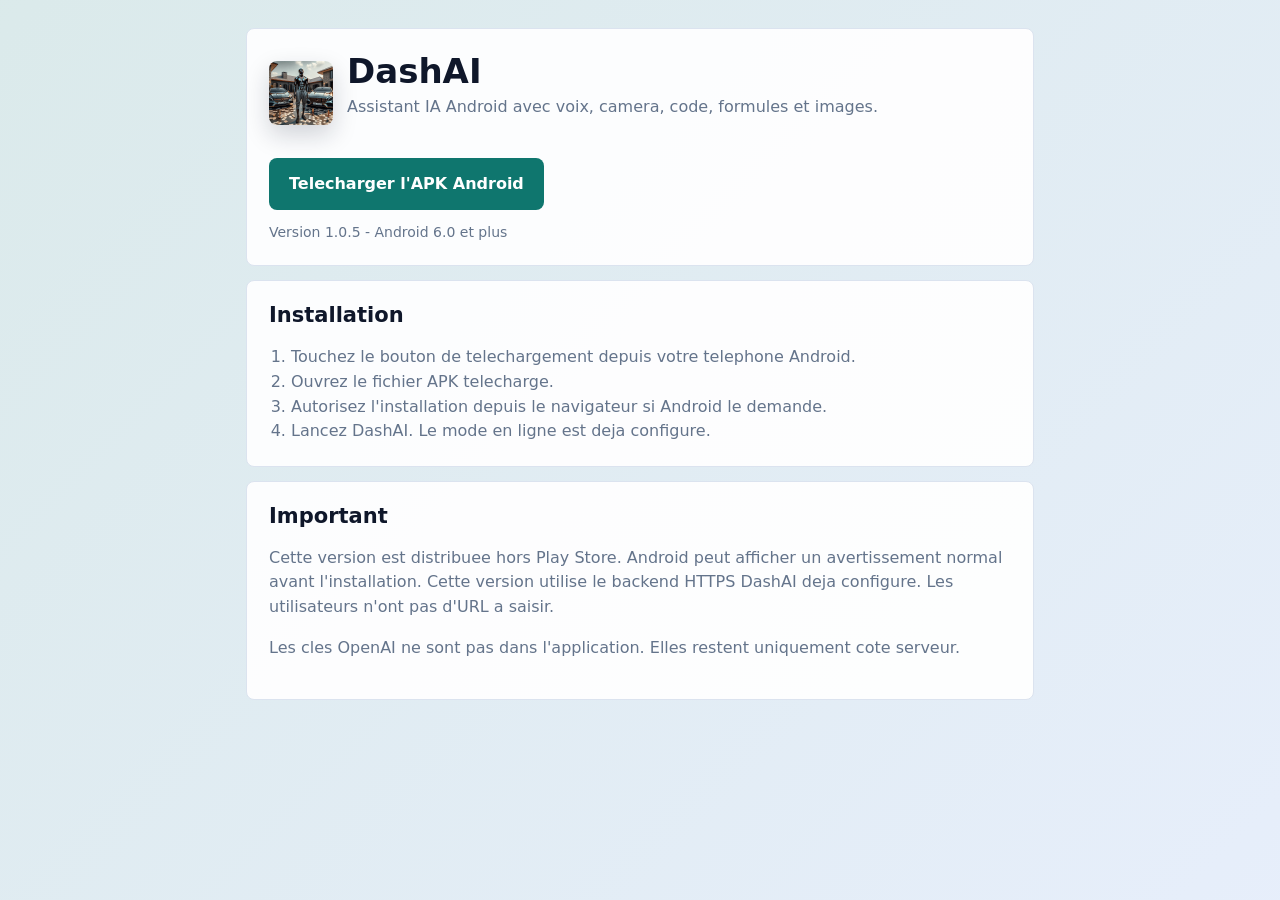
<file: index.html>
<!doctype html>
<html lang="fr">
  <head>
    <meta charset="utf-8">
    <meta name="viewport" content="width=device-width, initial-scale=1">
    <meta name="theme-color" content="#0f172a">
    <title>Telecharger DashAI</title>
    <link rel="icon" href="./dashai-logo.png" type="image/png">
    <link rel="stylesheet" href="./styles.css">
  </head>
  <body>
    <main class="page">
      <section class="hero">
        <div class="brand">
          <img src="./dashai-logo.png" alt="" width="64" height="64">
          <div>
            <h1>DashAI</h1>
            <p>Assistant IA Android avec voix, camera, code, formules et images.</p>
          </div>
        </div>

        <a class="download" href="./dashai-1.0.5.apk" download>
          Telecharger l'APK Android
        </a>

        <p class="version">Version 1.0.5 - Android 6.0 et plus</p>
      </section>

      <section class="panel">
        <h2>Installation</h2>
        <ol>
          <li>Touchez le bouton de telechargement depuis votre telephone Android.</li>
          <li>Ouvrez le fichier APK telecharge.</li>
          <li>Autorisez l'installation depuis le navigateur si Android le demande.</li>
          <li>Lancez DashAI. Le mode en ligne est deja configure.</li>
        </ol>
      </section>

      <section class="panel">
        <h2>Important</h2>
        <p>
          Cette version est distribuee hors Play Store. Android peut afficher un avertissement normal avant l'installation.
          Cette version utilise le backend HTTPS DashAI deja configure. Les utilisateurs n'ont pas d'URL a saisir.
        </p>
        <p>
          Les cles OpenAI ne sont pas dans l'application. Elles restent uniquement cote serveur.
        </p>
      </section>
    </main>
  </body>
</html>
</file>
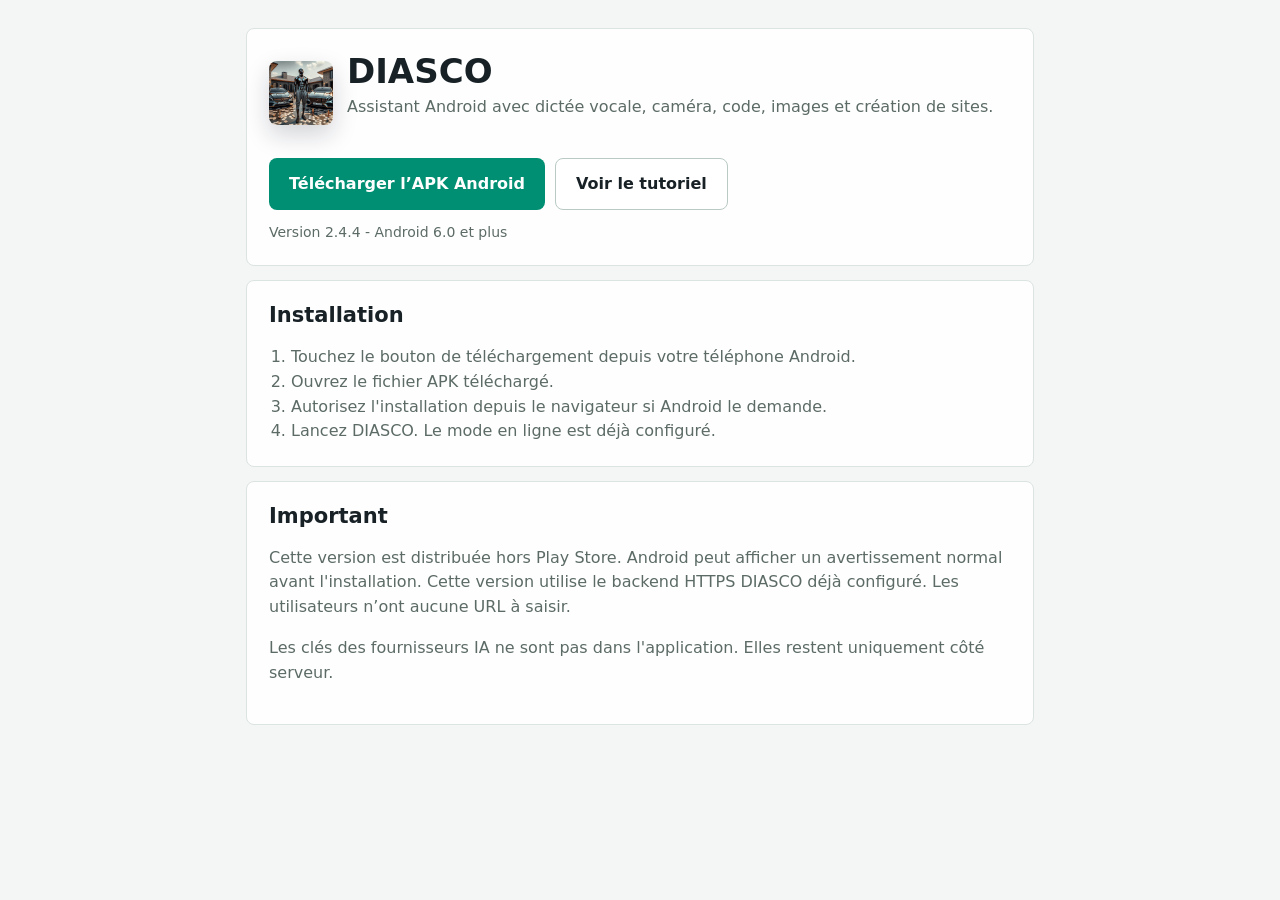
<file: download-site/index.html>
<!doctype html>
<html lang="fr">
  <head>
    <meta charset="utf-8">
    <meta name="viewport" content="width=device-width, initial-scale=1">
    <meta name="theme-color" content="#008f72">
    <title>Télécharger DIASCO</title>
    <link rel="icon" href="./dashai-logo.png" type="image/png">
    <link rel="stylesheet" href="./styles.css">
  </head>
  <body>
    <main class="page">
      <section class="hero">
        <div class="brand">
          <img src="./dashai-logo.png" alt="" width="64" height="64">
          <div>
            <h1>DIASCO</h1>
            <p>Assistant Android avec dictée vocale, caméra, code, images et création de sites.</p>
          </div>
        </div>

        <div class="hero-actions">
          <a class="download" href="./diasco-2.4.4.apk" download>
            Télécharger l’APK Android
          </a>
          <a class="download secondary" href="./tutoriel.html">
            Voir le tutoriel
          </a>
        </div>

        <p class="version">Version 2.4.4 - Android 6.0 et plus</p>
      </section>

      <section class="panel">
        <h2>Installation</h2>
        <ol>
          <li>Touchez le bouton de téléchargement depuis votre téléphone Android.</li>
          <li>Ouvrez le fichier APK téléchargé.</li>
          <li>Autorisez l'installation depuis le navigateur si Android le demande.</li>
          <li>Lancez DIASCO. Le mode en ligne est déjà configuré.</li>
        </ol>
      </section>

      <section class="panel">
        <h2>Important</h2>
        <p>
          Cette version est distribuée hors Play Store. Android peut afficher un avertissement normal avant l'installation.
          Cette version utilise le backend HTTPS DIASCO déjà configuré. Les utilisateurs n’ont aucune URL à saisir.
        </p>
        <p>
          Les clés des fournisseurs IA ne sont pas dans l'application. Elles restent uniquement côté serveur.
        </p>
      </section>
    </main>
  </body>
</html>
</file>
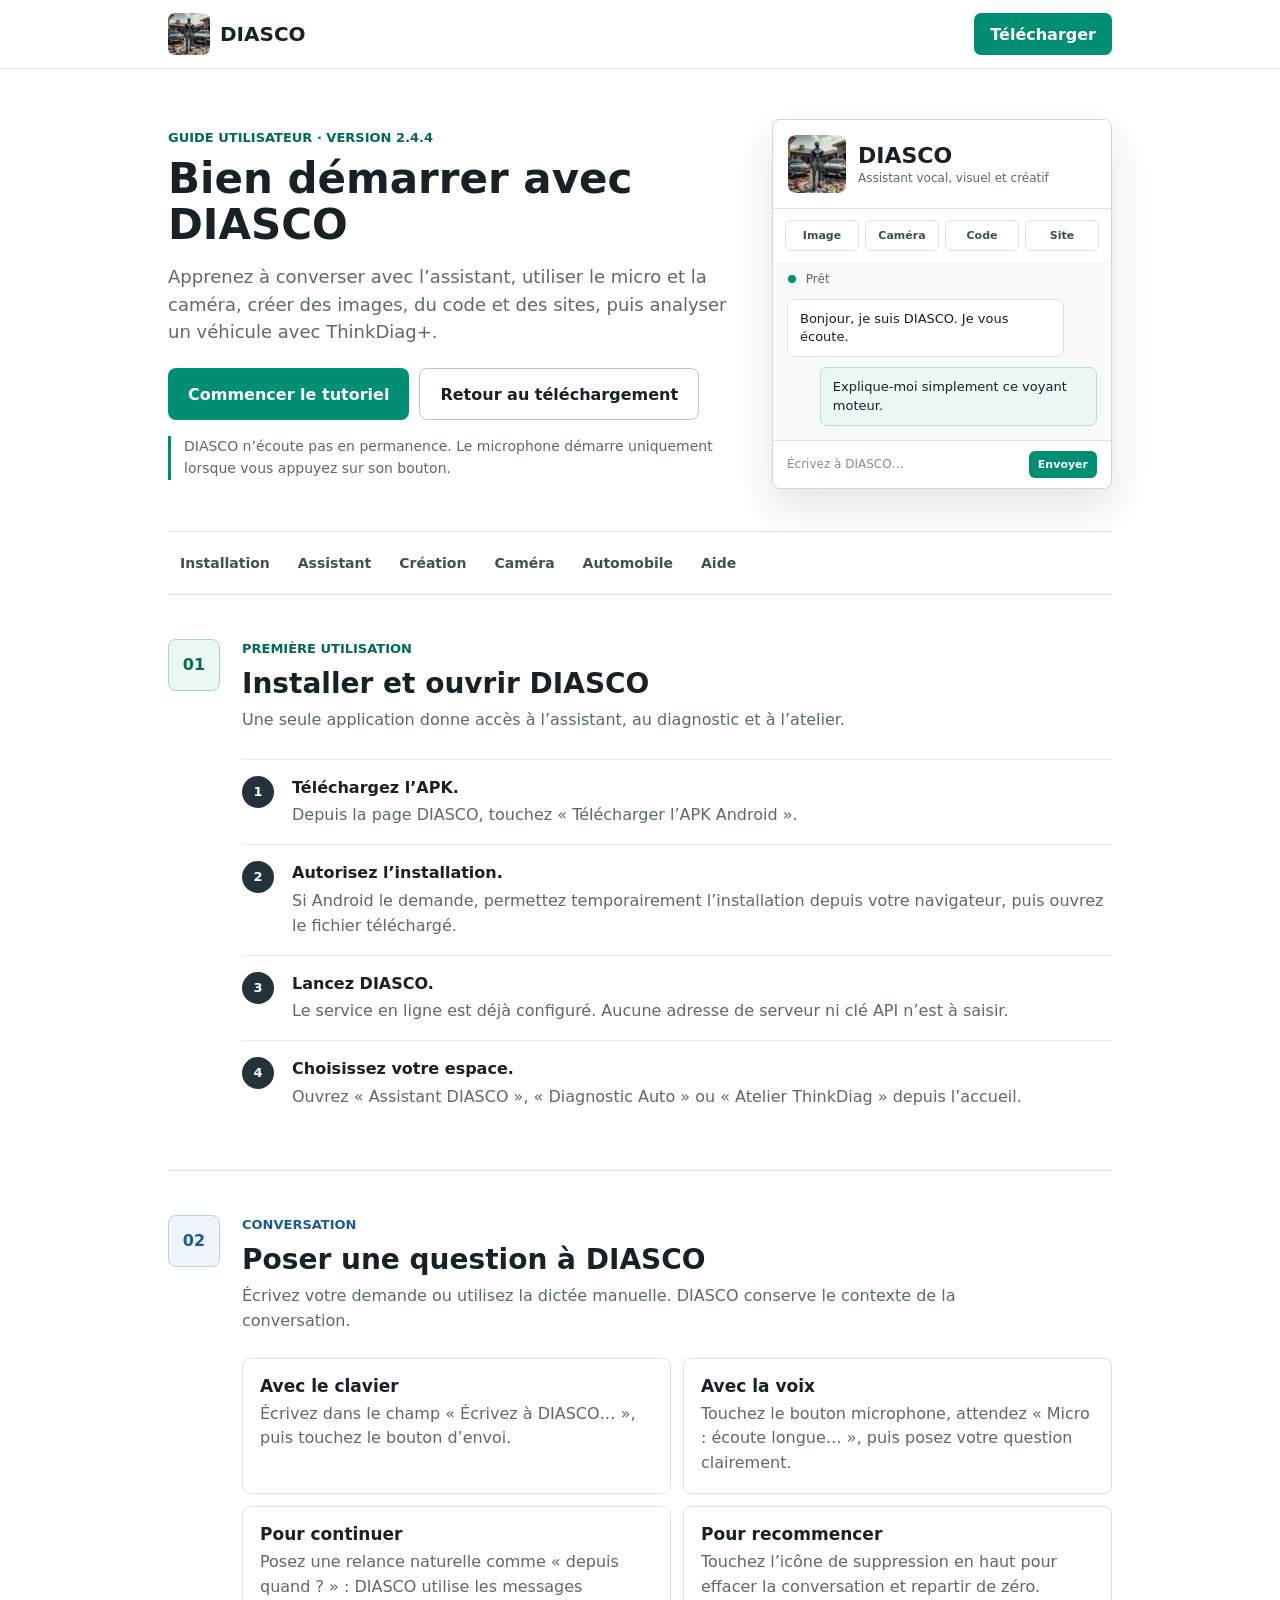
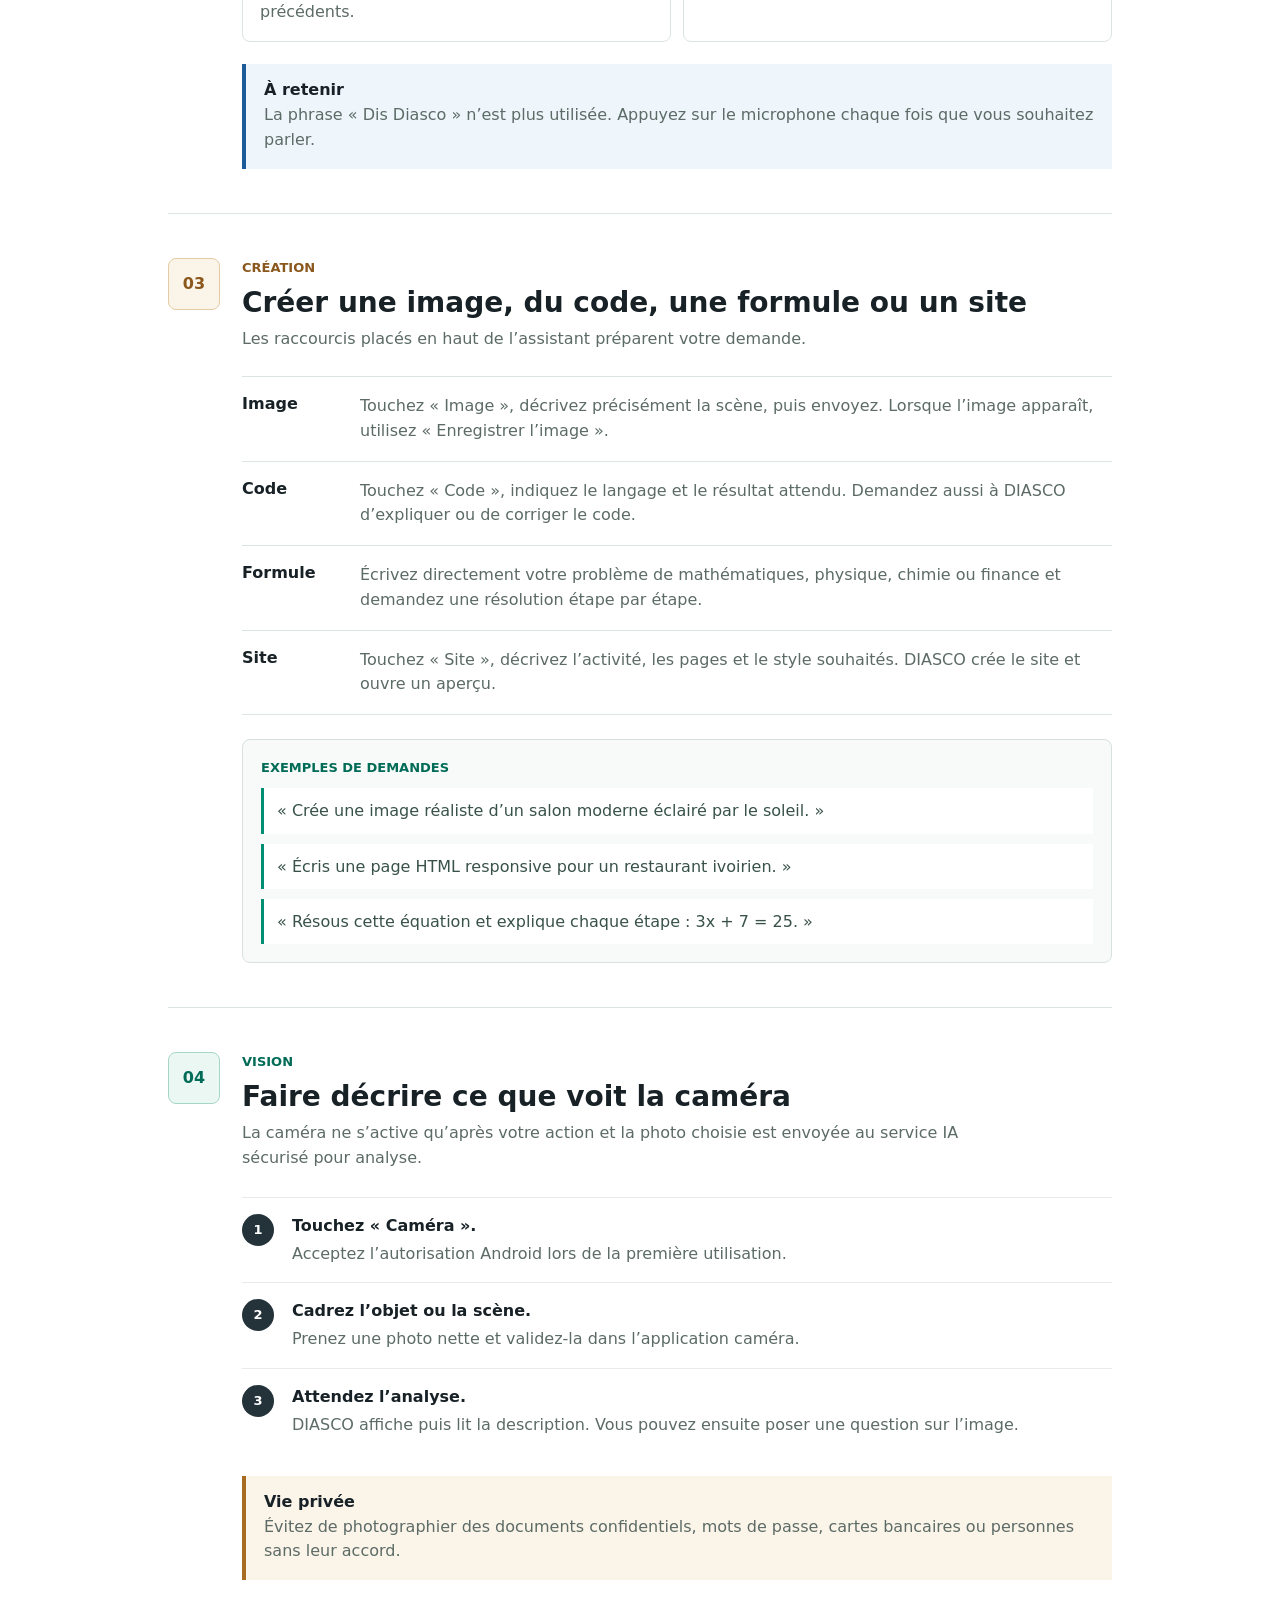
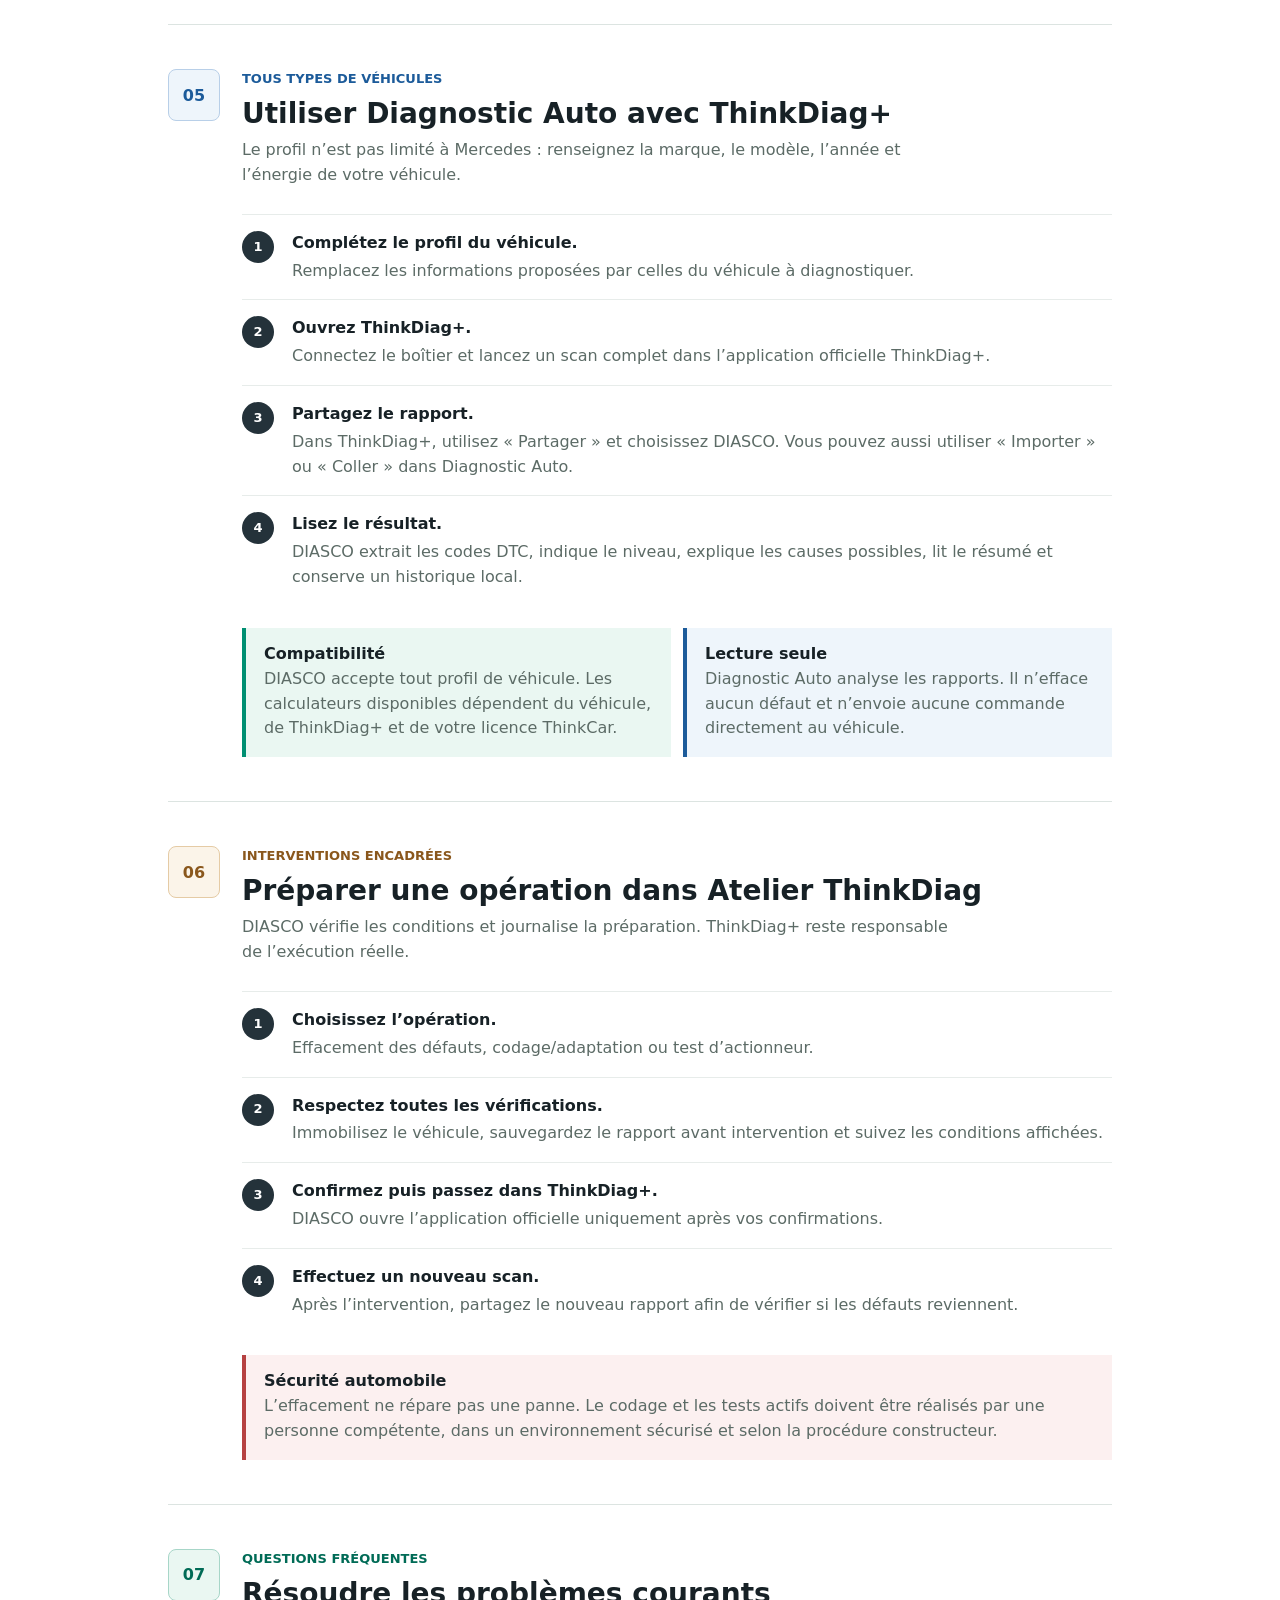
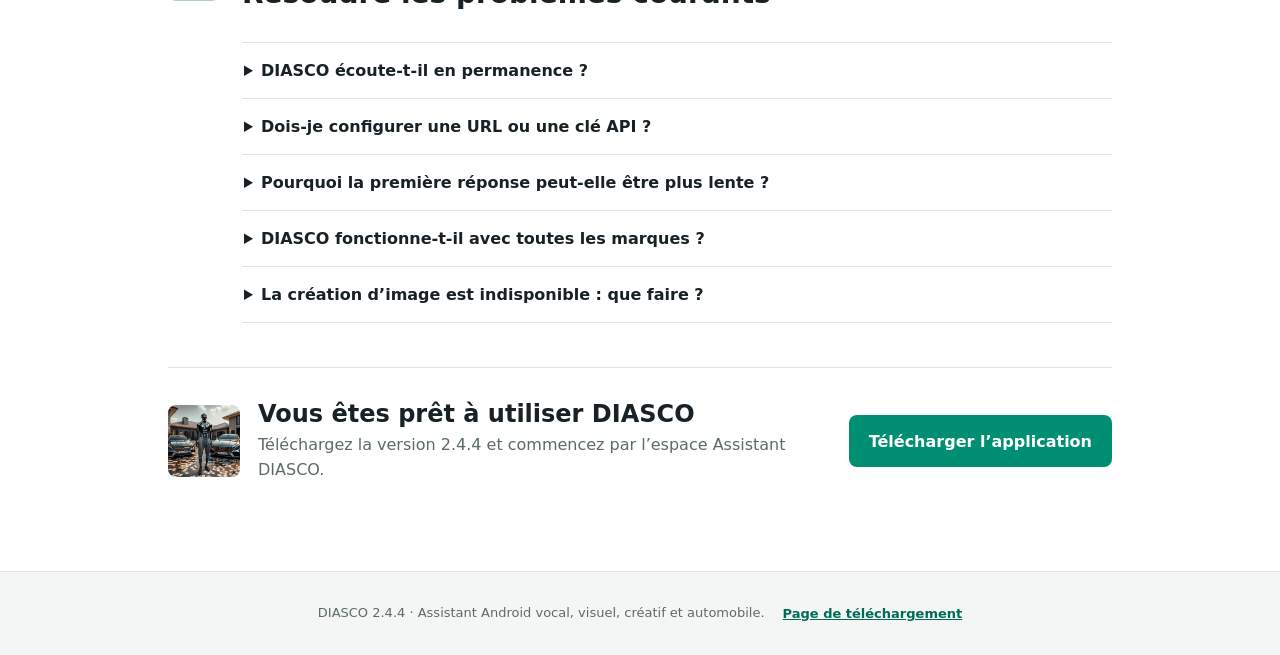
<file: download-site/tutoriel.html>
<!doctype html>
<html lang="fr">
  <head>
    <meta charset="utf-8">
    <meta name="viewport" content="width=device-width, initial-scale=1">
    <meta name="theme-color" content="#008f72">
    <meta name="description" content="Tutoriel utilisateur de DIASCO 2.4.4 : assistant, micro, caméra, images, code, sites et diagnostic automobile ThinkDiag.">
    <title>Tutoriel DIASCO</title>
    <link rel="icon" href="./dashai-logo.png" type="image/png">
    <link rel="stylesheet" href="./styles.css">
  </head>
  <body class="tutorial-body">
    <header class="site-header">
      <div class="site-header-inner">
        <a class="brand-link" href="./index.html" aria-label="Retour à la page DIASCO">
          <img src="./dashai-logo.png" alt="" width="42" height="42">
          <span>DIASCO</span>
        </a>
        <a class="header-download" href="./diasco-2.4.4.apk" download>Télécharger</a>
      </div>
    </header>

    <main class="tutorial">
      <section class="tutorial-hero" aria-labelledby="tutorial-title">
        <div class="tutorial-intro">
          <p class="eyebrow">Guide utilisateur · Version 2.4.4</p>
          <h1 id="tutorial-title">Bien démarrer avec DIASCO</h1>
          <p class="lead">
            Apprenez à converser avec l’assistant, utiliser le micro et la caméra,
            créer des images, du code et des sites, puis analyser un véhicule avec ThinkDiag+.
          </p>
          <div class="hero-actions">
            <a class="download" href="#installation">Commencer le tutoriel</a>
            <a class="download secondary" href="./index.html">Retour au téléchargement</a>
          </div>
          <p class="privacy-note">
            DIASCO n’écoute pas en permanence. Le microphone démarre uniquement lorsque vous appuyez sur son bouton.
          </p>
        </div>

        <div class="product-visual" role="img" aria-label="Aperçu de l’assistant DIASCO">
          <div class="visual-brand">
            <img src="./dashai-logo.png" alt="" width="58" height="58">
            <div>
              <strong>DIASCO</strong>
              <span>Assistant vocal, visuel et créatif</span>
            </div>
          </div>
          <div class="visual-actions" aria-hidden="true">
            <span>Image</span>
            <span>Caméra</span>
            <span>Code</span>
            <span>Site</span>
          </div>
          <div class="visual-status"><i></i> Prêt</div>
          <div class="visual-chat assistant-message">Bonjour, je suis DIASCO. Je vous écoute.</div>
          <div class="visual-chat user-message">Explique-moi simplement ce voyant moteur.</div>
          <div class="visual-composer">Écrivez à DIASCO… <b>Envoyer</b></div>
        </div>
      </section>

      <nav class="chapter-nav" aria-label="Chapitres du tutoriel">
        <a href="#installation">Installation</a>
        <a href="#assistant">Assistant</a>
        <a href="#creation">Création</a>
        <a href="#camera">Caméra</a>
        <a href="#auto">Automobile</a>
        <a href="#aide">Aide</a>
      </nav>

      <section class="guide-section" id="installation">
        <div class="section-heading">
          <span class="section-number">01</span>
          <div>
            <p class="section-label">Première utilisation</p>
            <h2>Installer et ouvrir DIASCO</h2>
            <p>Une seule application donne accès à l’assistant, au diagnostic et à l’atelier.</p>
          </div>
        </div>
        <ol class="instruction-list">
          <li>
            <span class="instruction-number">1</span>
            <div><strong>Téléchargez l’APK.</strong><p>Depuis la page DIASCO, touchez « Télécharger l’APK Android ».</p></div>
          </li>
          <li>
            <span class="instruction-number">2</span>
            <div><strong>Autorisez l’installation.</strong><p>Si Android le demande, permettez temporairement l’installation depuis votre navigateur, puis ouvrez le fichier téléchargé.</p></div>
          </li>
          <li>
            <span class="instruction-number">3</span>
            <div><strong>Lancez DIASCO.</strong><p>Le service en ligne est déjà configuré. Aucune adresse de serveur ni clé API n’est à saisir.</p></div>
          </li>
          <li>
            <span class="instruction-number">4</span>
            <div><strong>Choisissez votre espace.</strong><p>Ouvrez « Assistant DIASCO », « Diagnostic Auto » ou « Atelier ThinkDiag » depuis l’accueil.</p></div>
          </li>
        </ol>
      </section>

      <section class="guide-section" id="assistant">
        <div class="section-heading">
          <span class="section-number blue">02</span>
          <div>
            <p class="section-label blue-text">Conversation</p>
            <h2>Poser une question à DIASCO</h2>
            <p>Écrivez votre demande ou utilisez la dictée manuelle. DIASCO conserve le contexte de la conversation.</p>
          </div>
        </div>

        <div class="method-grid">
          <article class="method">
            <h3>Avec le clavier</h3>
            <p>Écrivez dans le champ « Écrivez à DIASCO… », puis touchez le bouton d’envoi.</p>
          </article>
          <article class="method">
            <h3>Avec la voix</h3>
            <p>Touchez le bouton microphone, attendez « Micro : écoute longue… », puis posez votre question clairement.</p>
          </article>
          <article class="method">
            <h3>Pour continuer</h3>
            <p>Posez une relance naturelle comme « depuis quand ? » : DIASCO utilise les messages précédents.</p>
          </article>
          <article class="method">
            <h3>Pour recommencer</h3>
            <p>Touchez l’icône de suppression en haut pour effacer la conversation et repartir de zéro.</p>
          </article>
        </div>

        <aside class="notice">
          <strong>À retenir</strong>
          <p>La phrase « Dis Diasco » n’est plus utilisée. Appuyez sur le microphone chaque fois que vous souhaitez parler.</p>
        </aside>
      </section>

      <section class="guide-section" id="creation">
        <div class="section-heading">
          <span class="section-number gold">03</span>
          <div>
            <p class="section-label gold-text">Création</p>
            <h2>Créer une image, du code, une formule ou un site</h2>
            <p>Les raccourcis placés en haut de l’assistant préparent votre demande.</p>
          </div>
        </div>

        <div class="feature-table">
          <div class="feature-row">
            <strong>Image</strong>
            <p>Touchez « Image », décrivez précisément la scène, puis envoyez. Lorsque l’image apparaît, utilisez « Enregistrer l’image ».</p>
          </div>
          <div class="feature-row">
            <strong>Code</strong>
            <p>Touchez « Code », indiquez le langage et le résultat attendu. Demandez aussi à DIASCO d’expliquer ou de corriger le code.</p>
          </div>
          <div class="feature-row">
            <strong>Formule</strong>
            <p>Écrivez directement votre problème de mathématiques, physique, chimie ou finance et demandez une résolution étape par étape.</p>
          </div>
          <div class="feature-row">
            <strong>Site</strong>
            <p>Touchez « Site », décrivez l’activité, les pages et le style souhaités. DIASCO crée le site et ouvre un aperçu.</p>
          </div>
        </div>

        <div class="prompt-examples">
          <p class="section-label">Exemples de demandes</p>
          <blockquote>« Crée une image réaliste d’un salon moderne éclairé par le soleil. »</blockquote>
          <blockquote>« Écris une page HTML responsive pour un restaurant ivoirien. »</blockquote>
          <blockquote>« Résous cette équation et explique chaque étape : 3x + 7 = 25. »</blockquote>
        </div>
      </section>

      <section class="guide-section" id="camera">
        <div class="section-heading">
          <span class="section-number">04</span>
          <div>
            <p class="section-label">Vision</p>
            <h2>Faire décrire ce que voit la caméra</h2>
            <p>La caméra ne s’active qu’après votre action et la photo choisie est envoyée au service IA sécurisé pour analyse.</p>
          </div>
        </div>
        <ol class="instruction-list compact">
          <li><span class="instruction-number">1</span><div><strong>Touchez « Caméra ».</strong><p>Acceptez l’autorisation Android lors de la première utilisation.</p></div></li>
          <li><span class="instruction-number">2</span><div><strong>Cadrez l’objet ou la scène.</strong><p>Prenez une photo nette et validez-la dans l’application caméra.</p></div></li>
          <li><span class="instruction-number">3</span><div><strong>Attendez l’analyse.</strong><p>DIASCO affiche puis lit la description. Vous pouvez ensuite poser une question sur l’image.</p></div></li>
        </ol>
        <aside class="notice warning">
          <strong>Vie privée</strong>
          <p>Évitez de photographier des documents confidentiels, mots de passe, cartes bancaires ou personnes sans leur accord.</p>
        </aside>
      </section>

      <section class="guide-section" id="auto">
        <div class="section-heading">
          <span class="section-number blue">05</span>
          <div>
            <p class="section-label blue-text">Tous types de véhicules</p>
            <h2>Utiliser Diagnostic Auto avec ThinkDiag+</h2>
            <p>Le profil n’est pas limité à Mercedes : renseignez la marque, le modèle, l’année et l’énergie de votre véhicule.</p>
          </div>
        </div>

        <ol class="instruction-list">
          <li><span class="instruction-number">1</span><div><strong>Complétez le profil du véhicule.</strong><p>Remplacez les informations proposées par celles du véhicule à diagnostiquer.</p></div></li>
          <li><span class="instruction-number">2</span><div><strong>Ouvrez ThinkDiag+.</strong><p>Connectez le boîtier et lancez un scan complet dans l’application officielle ThinkDiag+.</p></div></li>
          <li><span class="instruction-number">3</span><div><strong>Partagez le rapport.</strong><p>Dans ThinkDiag+, utilisez « Partager » et choisissez DIASCO. Vous pouvez aussi utiliser « Importer » ou « Coller » dans Diagnostic Auto.</p></div></li>
          <li><span class="instruction-number">4</span><div><strong>Lisez le résultat.</strong><p>DIASCO extrait les codes DTC, indique le niveau, explique les causes possibles, lit le résumé et conserve un historique local.</p></div></li>
        </ol>

        <div class="split-notes">
          <aside class="notice success">
            <strong>Compatibilité</strong>
            <p>DIASCO accepte tout profil de véhicule. Les calculateurs disponibles dépendent du véhicule, de ThinkDiag+ et de votre licence ThinkCar.</p>
          </aside>
          <aside class="notice">
            <strong>Lecture seule</strong>
            <p>Diagnostic Auto analyse les rapports. Il n’efface aucun défaut et n’envoie aucune commande directement au véhicule.</p>
          </aside>
        </div>
      </section>

      <section class="guide-section" id="atelier">
        <div class="section-heading">
          <span class="section-number gold">06</span>
          <div>
            <p class="section-label gold-text">Interventions encadrées</p>
            <h2>Préparer une opération dans Atelier ThinkDiag</h2>
            <p>DIASCO vérifie les conditions et journalise la préparation. ThinkDiag+ reste responsable de l’exécution réelle.</p>
          </div>
        </div>
        <ol class="instruction-list compact">
          <li><span class="instruction-number">1</span><div><strong>Choisissez l’opération.</strong><p>Effacement des défauts, codage/adaptation ou test d’actionneur.</p></div></li>
          <li><span class="instruction-number">2</span><div><strong>Respectez toutes les vérifications.</strong><p>Immobilisez le véhicule, sauvegardez le rapport avant intervention et suivez les conditions affichées.</p></div></li>
          <li><span class="instruction-number">3</span><div><strong>Confirmez puis passez dans ThinkDiag+.</strong><p>DIASCO ouvre l’application officielle uniquement après vos confirmations.</p></div></li>
          <li><span class="instruction-number">4</span><div><strong>Effectuez un nouveau scan.</strong><p>Après l’intervention, partagez le nouveau rapport afin de vérifier si les défauts reviennent.</p></div></li>
        </ol>
        <aside class="notice danger">
          <strong>Sécurité automobile</strong>
          <p>L’effacement ne répare pas une panne. Le codage et les tests actifs doivent être réalisés par une personne compétente, dans un environnement sécurisé et selon la procédure constructeur.</p>
        </aside>
      </section>

      <section class="guide-section" id="aide">
        <div class="section-heading">
          <span class="section-number">07</span>
          <div>
            <p class="section-label">Questions fréquentes</p>
            <h2>Résoudre les problèmes courants</h2>
          </div>
        </div>

        <div class="faq-list">
          <details>
            <summary>DIASCO écoute-t-il en permanence ?</summary>
            <p>Non. Le réveil vocal a été supprimé. Le microphone fonctionne uniquement après un appui sur son bouton.</p>
          </details>
          <details>
            <summary>Dois-je configurer une URL ou une clé API ?</summary>
            <p>Non. La version publique utilise automatiquement le service HTTPS DIASCO et ne contient aucune clé fournisseur.</p>
          </details>
          <details>
            <summary>Pourquoi la première réponse peut-elle être plus lente ?</summary>
            <p>Le serveur peut avoir besoin de quelques secondes pour démarrer après une période d’inactivité. Gardez Internet actif et réessayez une fois.</p>
          </details>
          <details>
            <summary>DIASCO fonctionne-t-il avec toutes les marques ?</summary>
            <p>Le profil accepte toutes les marques. Pour le diagnostic, la couverture réelle dépend du véhicule et des fonctions disponibles dans ThinkDiag+.</p>
          </details>
          <details>
            <summary>La création d’image est indisponible : que faire ?</summary>
            <p>Réessayez plus tard. Cette fonction dépend de la disponibilité du fournisseur d’images configuré sur le serveur.</p>
          </details>
        </div>
      </section>

      <section class="tutorial-cta" aria-labelledby="ready-title">
        <img src="./dashai-logo.png" alt="" width="72" height="72">
        <div>
          <h2 id="ready-title">Vous êtes prêt à utiliser DIASCO</h2>
          <p>Téléchargez la version 2.4.4 et commencez par l’espace Assistant DIASCO.</p>
        </div>
        <a class="download" href="./diasco-2.4.4.apk" download>Télécharger l’application</a>
      </section>
    </main>

    <footer class="site-footer">
      <p>DIASCO 2.4.4 · Assistant Android vocal, visuel, créatif et automobile.</p>
      <a href="./index.html">Page de téléchargement</a>
    </footer>
  </body>
</html>
</file>
<file: styles.css>
:root {
  --bg: #f7fafc;
  --ink: #0f172a;
  --muted: #64748b;
  --line: #dbe3ef;
  --primary: #0f766e;
  --primary-dark: #115e59;
  font-family: Inter, ui-sans-serif, system-ui, -apple-system, BlinkMacSystemFont, "Segoe UI", sans-serif;
}

* {
  box-sizing: border-box;
}

body {
  margin: 0;
  min-height: 100vh;
  background: linear-gradient(135deg, rgba(15, 118, 110, 0.12), rgba(37, 99, 235, 0.08)), var(--bg);
  color: var(--ink);
}

.page {
  width: min(820px, 100%);
  margin: 0 auto;
  padding: 28px 16px 42px;
}

.hero,
.panel {
  background: rgba(255, 255, 255, 0.92);
  border: 1px solid var(--line);
  border-radius: 8px;
  padding: 22px;
  margin-bottom: 14px;
}

.brand {
  display: flex;
  gap: 14px;
  align-items: center;
}

.brand img {
  border-radius: 8px;
  object-fit: cover;
  box-shadow: 0 10px 24px rgba(15, 23, 42, 0.18);
}

h1,
h2,
p {
  margin-top: 0;
}

h1 {
  margin-bottom: 4px;
  font-size: 34px;
}

h2 {
  font-size: 21px;
}

p,
li {
  color: var(--muted);
  line-height: 1.55;
}

.download {
  display: inline-flex;
  min-height: 52px;
  align-items: center;
  justify-content: center;
  margin-top: 22px;
  padding: 0 20px;
  border-radius: 8px;
  background: var(--primary);
  color: #fff;
  text-decoration: none;
  font-weight: 700;
}

.download:hover {
  background: var(--primary-dark);
}

.version {
  margin: 12px 0 0;
  font-size: 14px;
}

ol {
  padding-left: 22px;
  margin-bottom: 0;
}

@media (max-width: 560px) {
  .brand {
    align-items: flex-start;
  }

  h1 {
    font-size: 29px;
  }

  .download {
    width: 100%;
  }
}
</file>
<file: download-site/styles.css>
:root {
  --bg: #f3f6f5;
  --ink: #172126;
  --muted: #5c6b66;
  --line: #dce4e1;
  --primary: #008f72;
  --primary-dark: #006b56;
  font-family: Inter, ui-sans-serif, system-ui, -apple-system, BlinkMacSystemFont, "Segoe UI", sans-serif;
}

* {
  box-sizing: border-box;
}

body {
  margin: 0;
  min-height: 100vh;
  background: var(--bg);
  color: var(--ink);
}

.page {
  width: min(820px, 100%);
  margin: 0 auto;
  padding: 28px 16px 42px;
}

.hero,
.panel {
  background: rgba(255, 255, 255, 0.92);
  border: 1px solid var(--line);
  border-radius: 8px;
  padding: 22px;
  margin-bottom: 14px;
}

.brand {
  display: flex;
  gap: 14px;
  align-items: center;
}

.brand img {
  border-radius: 8px;
  object-fit: cover;
  box-shadow: 0 10px 24px rgba(15, 23, 42, 0.18);
}

h1,
h2,
p {
  margin-top: 0;
}

h1 {
  margin-bottom: 4px;
  font-size: 34px;
}

h2 {
  font-size: 21px;
}

p,
li {
  color: var(--muted);
  line-height: 1.55;
}

.download {
  display: inline-flex;
  min-height: 52px;
  align-items: center;
  justify-content: center;
  margin-top: 22px;
  padding: 0 20px;
  border-radius: 8px;
  background: var(--primary);
  color: #fff;
  text-decoration: none;
  font-weight: 700;
}

.download:hover {
  background: var(--primary-dark);
}

.hero-actions {
  display: flex;
  flex-wrap: wrap;
  gap: 10px;
  margin-top: 22px;
}

.hero-actions .download {
  margin-top: 0;
}

.download.secondary {
  border: 1px solid #b9c9c4;
  background: #fff;
  color: var(--ink);
}

.download.secondary:hover {
  border-color: var(--primary);
  background: #edf8f4;
  color: var(--primary-dark);
}

.version {
  margin: 12px 0 0;
  font-size: 14px;
}

ol {
  padding-left: 22px;
  margin-bottom: 0;
}

a:focus-visible,
button:focus-visible,
summary:focus-visible {
  outline: 3px solid rgba(28, 91, 154, 0.28);
  outline-offset: 3px;
}

.tutorial-body {
  background: #fff;
}

.site-header {
  position: sticky;
  top: 0;
  z-index: 20;
  border-bottom: 1px solid var(--line);
  background: rgba(255, 255, 255, 0.96);
}

.site-header-inner {
  display: flex;
  width: min(980px, 100%);
  min-height: 68px;
  margin: 0 auto;
  padding: 8px 18px;
  align-items: center;
  justify-content: space-between;
  gap: 16px;
}

.brand-link {
  display: inline-flex;
  align-items: center;
  gap: 10px;
  color: var(--ink);
  font-size: 20px;
  font-weight: 800;
  text-decoration: none;
}

.brand-link img {
  border-radius: 7px;
  object-fit: cover;
}

.header-download {
  display: inline-flex;
  min-height: 42px;
  padding: 0 16px;
  border-radius: 7px;
  align-items: center;
  justify-content: center;
  background: var(--primary);
  color: #fff;
  font-weight: 700;
  text-decoration: none;
}

.header-download:hover {
  background: var(--primary-dark);
}

.tutorial {
  width: min(980px, 100%);
  margin: 0 auto;
  padding: 0 18px 56px;
}

.tutorial-hero {
  display: grid;
  grid-template-columns: minmax(0, 1fr) 340px;
  gap: 42px;
  padding: 50px 0 42px;
  align-items: center;
  border-bottom: 1px solid var(--line);
}

.eyebrow,
.section-label {
  margin-bottom: 8px;
  color: var(--primary-dark);
  font-size: 13px;
  font-weight: 800;
  text-transform: uppercase;
}

.tutorial-hero h1 {
  max-width: 650px;
  margin-bottom: 14px;
  font-size: 42px;
  line-height: 1.1;
}

.lead {
  max-width: 660px;
  margin-bottom: 0;
  font-size: 18px;
}

.privacy-note {
  max-width: 660px;
  margin: 16px 0 0;
  padding-left: 13px;
  border-left: 3px solid var(--primary);
  font-size: 14px;
}

.product-visual {
  overflow: hidden;
  border: 1px solid #cbd8d4;
  border-radius: 8px;
  background: #f8faf9;
  box-shadow: 0 18px 40px rgba(23, 33, 38, 0.12);
}

.visual-brand {
  display: flex;
  gap: 12px;
  padding: 15px;
  align-items: center;
  background: #fff;
  border-bottom: 1px solid var(--line);
}

.visual-brand img {
  border-radius: 8px;
  object-fit: cover;
}

.visual-brand strong,
.visual-brand span {
  display: block;
}

.visual-brand strong {
  color: var(--ink);
  font-size: 22px;
}

.visual-brand span {
  margin-top: 3px;
  color: var(--muted);
  font-size: 12px;
}

.visual-actions {
  display: grid;
  grid-template-columns: repeat(4, 1fr);
  gap: 6px;
  padding: 11px 12px;
  background: #fff;
}

.visual-actions span {
  min-width: 0;
  padding: 8px 2px;
  overflow: hidden;
  border: 1px solid var(--line);
  border-radius: 6px;
  color: #38524a;
  font-size: 11px;
  font-weight: 700;
  text-align: center;
  text-overflow: ellipsis;
  white-space: nowrap;
}

.visual-status {
  padding: 10px 15px 3px;
  color: var(--muted);
  font-size: 12px;
}

.visual-status i {
  display: inline-block;
  width: 8px;
  height: 8px;
  margin-right: 6px;
  border-radius: 50%;
  background: var(--primary);
}

.visual-chat {
  max-width: 82%;
  margin: 10px 14px;
  padding: 10px 12px;
  border: 1px solid var(--line);
  border-radius: 7px;
  color: var(--ink);
  font-size: 13px;
  line-height: 1.4;
}

.assistant-message {
  background: #fff;
}

.user-message {
  margin-left: auto;
  border-color: #b8ddd1;
  background: #eaf7f2;
}

.visual-composer {
  display: flex;
  min-height: 48px;
  margin-top: 14px;
  padding: 10px 14px;
  align-items: center;
  justify-content: space-between;
  gap: 10px;
  border-top: 1px solid var(--line);
  background: #fff;
  color: #80908b;
  font-size: 12px;
}

.visual-composer b {
  padding: 7px 9px;
  border-radius: 6px;
  background: var(--primary);
  color: #fff;
  font-size: 11px;
}

.chapter-nav {
  display: flex;
  overflow-x: auto;
  gap: 4px;
  padding: 14px 0;
  border-bottom: 1px solid var(--line);
  scrollbar-width: thin;
}

.chapter-nav a {
  flex: 0 0 auto;
  padding: 9px 12px;
  border-radius: 6px;
  color: #3f524c;
  font-size: 14px;
  font-weight: 700;
  text-decoration: none;
}

.chapter-nav a:hover {
  background: #edf4f1;
  color: var(--primary-dark);
}

.guide-section {
  padding: 44px 0;
  border-bottom: 1px solid var(--line);
  scroll-margin-top: 84px;
}

.section-heading {
  display: grid;
  grid-template-columns: 58px minmax(0, 1fr);
  gap: 16px;
  align-items: start;
}

.section-heading h2 {
  margin-bottom: 8px;
  color: var(--ink);
  font-size: 28px;
}

.section-heading p:last-child {
  max-width: 720px;
  margin-bottom: 0;
}

.section-number {
  display: inline-flex;
  width: 52px;
  height: 52px;
  border: 1px solid #a7d6c8;
  border-radius: 8px;
  align-items: center;
  justify-content: center;
  background: #eaf7f2;
  color: var(--primary-dark);
  font-weight: 800;
}

.section-number.blue {
  border-color: #b8cfe8;
  background: #eef5fb;
  color: #1c5b9a;
}

.section-number.gold {
  border-color: #e5cba5;
  background: #fbf4e9;
  color: #8a571c;
}

.blue-text {
  color: #1c5b9a;
}

.gold-text {
  color: #8a571c;
}

.instruction-list {
  padding: 10px 0 0 74px;
  list-style: none;
}

.instruction-list li {
  display: grid;
  grid-template-columns: 38px minmax(0, 1fr);
  gap: 12px;
  padding: 16px 0;
  border-top: 1px solid #e7ecea;
}

.instruction-list strong {
  color: var(--ink);
}

.instruction-list p {
  margin: 3px 0 0;
}

.instruction-number {
  display: inline-flex;
  width: 32px;
  height: 32px;
  border-radius: 50%;
  align-items: center;
  justify-content: center;
  background: #24323a;
  color: #fff;
  font-size: 13px;
  font-weight: 800;
}

.method-grid {
  display: grid;
  grid-template-columns: repeat(2, minmax(0, 1fr));
  gap: 12px;
  margin: 24px 0 0 74px;
}

.method {
  min-width: 0;
  padding: 17px;
  border: 1px solid var(--line);
  border-radius: 8px;
  background: #fff;
}

.method h3 {
  margin: 0 0 6px;
  color: var(--ink);
  font-size: 17px;
}

.method p {
  margin: 0;
}

.notice {
  margin: 22px 0 0 74px;
  padding: 16px 18px;
  border-left: 4px solid #1c5b9a;
  background: #eef5fb;
}

.notice strong {
  color: var(--ink);
}

.notice p {
  margin: 4px 0 0;
}

.notice.warning {
  border-left-color: #a76c21;
  background: #fbf4e9;
}

.notice.success {
  border-left-color: var(--primary);
  background: #eaf7f2;
}

.notice.danger {
  border-left-color: #b64141;
  background: #fcf0f0;
}

.feature-table {
  margin: 24px 0 0 74px;
  border-top: 1px solid var(--line);
}

.feature-row {
  display: grid;
  grid-template-columns: 100px minmax(0, 1fr);
  gap: 18px;
  padding: 17px 0;
  border-bottom: 1px solid var(--line);
}

.feature-row strong {
  color: var(--ink);
}

.feature-row p {
  margin: 0;
}

.prompt-examples {
  margin: 24px 0 0 74px;
  padding: 18px;
  border: 1px solid #d8e1de;
  border-radius: 8px;
  background: #f8faf9;
}

.prompt-examples blockquote {
  margin: 10px 0 0;
  padding: 11px 13px;
  border-left: 3px solid var(--primary);
  background: #fff;
  color: #38524a;
  line-height: 1.45;
}

.split-notes {
  display: grid;
  grid-template-columns: repeat(2, minmax(0, 1fr));
  gap: 12px;
  margin: 22px 0 0 74px;
}

.split-notes .notice {
  margin: 0;
}

.faq-list {
  margin: 24px 0 0 74px;
  border-top: 1px solid var(--line);
}

.faq-list details {
  border-bottom: 1px solid var(--line);
}

.faq-list summary {
  padding: 18px 2px;
  color: var(--ink);
  cursor: pointer;
  font-weight: 750;
}

.faq-list details p {
  max-width: 760px;
  margin: -4px 0 18px;
}

.tutorial-cta {
  display: grid;
  grid-template-columns: 72px minmax(0, 1fr) auto;
  gap: 18px;
  padding: 32px 0;
  align-items: center;
}

.tutorial-cta img {
  border-radius: 8px;
  object-fit: cover;
}

.tutorial-cta h2 {
  margin-bottom: 5px;
  font-size: 24px;
}

.tutorial-cta p {
  margin-bottom: 0;
}

.tutorial-cta .download {
  margin-top: 0;
}

.site-footer {
  display: flex;
  min-height: 84px;
  padding: 20px 18px;
  align-items: center;
  justify-content: center;
  gap: 18px;
  border-top: 1px solid var(--line);
  background: #f3f6f5;
  text-align: center;
}

.site-footer p {
  margin: 0;
  font-size: 13px;
}

.site-footer a {
  color: var(--primary-dark);
  font-size: 13px;
  font-weight: 700;
}

@media (max-width: 560px) {
  .brand {
    align-items: flex-start;
  }

  h1 {
    font-size: 29px;
  }

  .download {
    width: 100%;
  }

  .hero-actions {
    display: grid;
    grid-template-columns: 1fr;
  }

  .site-header-inner {
    min-height: 62px;
    padding: 7px 14px;
  }

  .header-download {
    min-height: 40px;
    padding: 0 12px;
    font-size: 13px;
  }

  .tutorial {
    padding-right: 14px;
    padding-left: 14px;
  }

  .tutorial-hero {
    grid-template-columns: 1fr;
    gap: 28px;
    padding: 32px 0;
  }

  .tutorial-hero h1 {
    font-size: 32px;
  }

  .lead {
    font-size: 16px;
  }

  .product-visual {
    width: 100%;
  }

  .guide-section {
    padding: 34px 0;
  }

  .section-heading {
    grid-template-columns: 46px minmax(0, 1fr);
    gap: 12px;
  }

  .section-number {
    width: 42px;
    height: 42px;
  }

  .section-heading h2 {
    font-size: 23px;
  }

  .instruction-list,
  .method-grid,
  .notice,
  .feature-table,
  .prompt-examples,
  .split-notes,
  .faq-list {
    margin-left: 0;
  }

  .instruction-list {
    padding-left: 0;
  }

  .method-grid,
  .split-notes {
    grid-template-columns: 1fr;
  }

  .feature-row {
    grid-template-columns: 72px minmax(0, 1fr);
    gap: 12px;
  }

  .tutorial-cta {
    grid-template-columns: 58px minmax(0, 1fr);
    gap: 14px;
  }

  .tutorial-cta img {
    width: 58px;
    height: 58px;
  }

  .tutorial-cta .download {
    grid-column: 1 / -1;
  }

  .site-footer {
    flex-direction: column;
    gap: 6px;
  }
}
</file>
